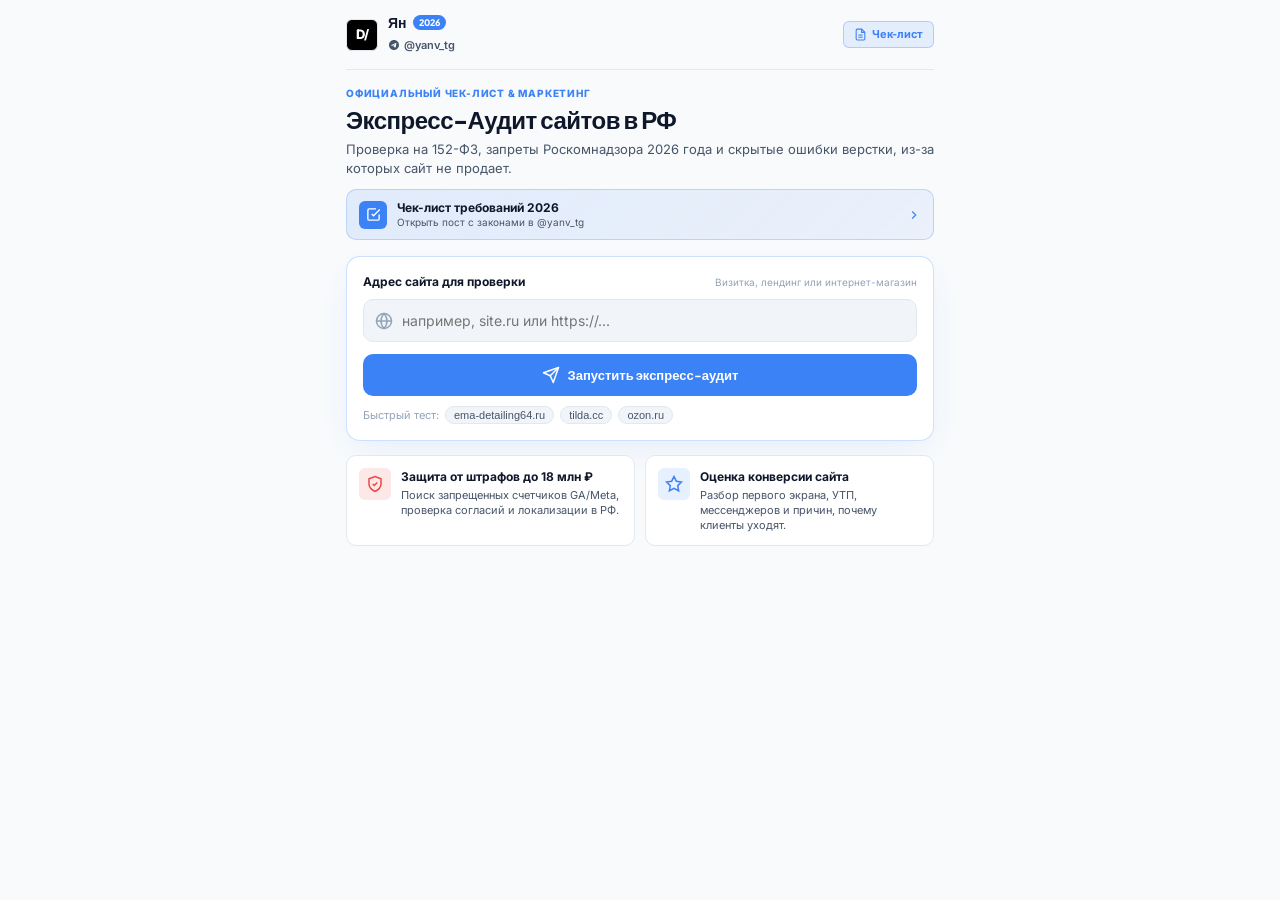
<file: frontend/index.html>
<!DOCTYPE html>
<html lang="ru">
<head>
  <meta charset="UTF-8" />
  <meta name="viewport" content="width=device-width, initial-scale=1.0, maximum-scale=1.0, user-scalable=no" />
  <title>Экспресс-Аудит сайтов 2026 | @yanv_tg</title>
  <!-- Telegram WebApp SDK -->
  <script src="https://telegram.org/js/telegram-web-app.js"></script>
  <!-- Plus Jakarta Sans & Inter fonts -->
  <link rel="preconnect" href="https://fonts.googleapis.com">
  <link rel="preconnect" href="https://fonts.gstatic.com" crossorigin>
  <link href="https://fonts.googleapis.com/css2?family=Inter:wght@400;500;600;700&family=Plus+Jakarta+Sans:wght@600;700;800&display=swap" rel="stylesheet">
  <link rel="stylesheet" href="style.css" />
</head>
<body>
  <div id="app" class="app-container">
    <!-- Top Navigation Bar (Single clean navigation) -->
    <header class="top-nav">
      <div class="nav-left">
        <button id="btn-back-home" class="btn-back" style="display: none;" title="Назад на главную">
          <svg width="18" height="18" viewBox="0 0 24 24" fill="none" stroke="currentColor" stroke-width="2" stroke-linecap="round" stroke-linejoin="round"><path d="m15 18-6-6 6-6"/></svg>
          <span>Назад</span>
        </button>
        <div class="brand-group" id="header-brand">
          <div class="brand-badge">D/</div>
          <div class="brand-meta">
            <div class="brand-name">
              <span>Ян</span>
              <span class="pill-year">2026</span>
            </div>
            <a href="https://t.me/yanv_tg" target="_blank" class="brand-link">
              <svg width="12" height="12" viewBox="0 0 24 24" fill="currentColor"><path d="M12 2C6.48 2 2 6.48 2 12s4.48 10 10 10 10-4.48 10-10S17.52 2 12 2zm4.64 6.8c-.15 1.58-.8 5.42-1.13 7.19-.14.75-.42 1-.68 1.03-.58.05-1.02-.38-1.58-.75-.88-.58-1.38-.94-2.23-1.5-.99-.65-.35-1.01.22-1.59.15-.15 2.71-2.48 2.76-2.69a.2.2 0 00-.05-.18c-.06-.05-.14-.03-.21-.02-.09.02-1.49.95-4.22 2.79-.4.27-.76.41-1.08.4-.36-.01-1.04-.2-1.55-.37-.63-.2-1.12-.31-1.08-.66.02-.18.27-.36.74-.55 2.92-1.27 4.86-2.11 5.83-2.51 2.78-1.16 3.35-1.36 3.73-1.36.08 0 .27.02.39.12.1.08.13.19.14.27-.01.06.01.24 0 .38z"/></svg>
              <span>@yanv_tg</span>
            </a>
          </div>
        </div>
      </div>
      <div class="nav-right">
        <a href="https://t.me/yanv_tg/154" target="_blank" class="nav-checklist-link" title="Открыть чек-лист в Telegram">
          <svg width="13" height="13" viewBox="0 0 24 24" fill="none" stroke="currentColor" stroke-width="2"><path d="M14 2H6a2 2 0 0 0-2 2v16a2 2 0 0 0 2 2h12a2 2 0 0 0 2-2V8z"/><polyline points="14 2 14 8 20 8"/><line x1="16" y1="13" x2="8" y2="13"/><line x1="16" y1="17" x2="8" y2="17"/></svg>
          <span>Чек-лист</span>
        </a>
      </div>
    </header>

    <!-- Main Content Area -->
    <main class="main-content">
      <!-- 1. Input View -->
      <section id="input-card" class="view-panel">
        <div class="hero-intro">
          <div class="sub-kicker">ОФИЦИАЛЬНЫЙ ЧЕК-ЛИСТ & МАРКЕТИНГ</div>
          <h1 class="hero-title">Экспресс-Аудит сайтов в РФ</h1>
          <p class="hero-subtitle">
            Проверка на 152-ФЗ, запреты Роскомнадзора 2026 года и скрытые ошибки верстки, из-за которых сайт не продает.
          </p>

          <a href="https://t.me/yanv_tg/154" target="_blank" class="checklist-hero-banner" title="Смотреть чек-лист в Telegram">
            <div class="cl-badge-icon">
              <svg width="15" height="15" viewBox="0 0 24 24" fill="none" stroke="currentColor" stroke-width="2.2"><path d="M9 11l3 3L22 4"/><path d="M21 12v7a2 2 0 0 1-2 2H5a2 2 0 0 1-2-2V5a2 2 0 0 1 2-2h11"/></svg>
            </div>
            <div class="cl-badge-text">
              <span class="cl-badge-headline">Чек-лист требований 2026</span>
              <span class="cl-badge-sub">Открыть пост с законами в @yanv_tg</span>
            </div>
            <svg class="cl-badge-arrow" width="14" height="14" viewBox="0 0 24 24" fill="none" stroke="currentColor" stroke-width="2"><path d="m9 18 6-6-6-6"/></svg>
          </a>
        </div>

        <div class="card search-card">
          <div class="search-header-row">
            <label for="site-url" class="field-label">Адрес сайта для проверки</label>
            <span class="field-hint">Визитка, лендинг или интернет-магазин</span>
          </div>
          <div class="input-field">
            <svg class="field-icon" width="18" height="18" viewBox="0 0 24 24" fill="none" stroke="currentColor" stroke-width="2" stroke-linecap="round" stroke-linejoin="round"><circle cx="12" cy="12" r="10"/><path d="M12 2a14.5 14.5 0 0 0 0 20 14.5 14.5 0 0 0 0-20"/><path d="M2 12h20"/></svg>
            <input type="text" id="site-url" placeholder="например, site.ru или https://..." autocomplete="off" />
            <button id="btn-clear" class="btn-icon-clear" style="display: none;" title="Очистить">
              <svg width="14" height="14" viewBox="0 0 24 24" fill="none" stroke="currentColor" stroke-width="2" stroke-linecap="round" stroke-linejoin="round"><path d="M18 6 6 18"/><path d="m6 6 12 12"/></svg>
            </button>
          </div>

          <button id="btn-submit" class="btn btn-primary">
            <svg width="18" height="18" viewBox="0 0 24 24" fill="none" stroke="currentColor" stroke-width="2" stroke-linecap="round" stroke-linejoin="round"><path d="m22 2-7 20-4-9-9-4Z"/><path d="M22 2 11 13"/></svg>
            <span>Запустить экспресс-аудит</span>
          </button>

          <div class="quick-row">
            <span class="quick-label">Быстрый тест:</span>
            <button class="quick-chip" data-url="ema-detailing64.ru">ema-detailing64.ru</button>
            <button class="quick-chip" data-url="tilda.cc">tilda.cc</button>
            <button class="quick-chip" data-url="ozon.ru">ozon.ru</button>
          </div>
        </div>

        <!-- Trust Highlights -->
        <div class="features-grid">
          <div class="feature-item">
            <div class="feat-icon feat-red">
              <svg width="18" height="18" viewBox="0 0 24 24" fill="none" stroke="currentColor" stroke-width="2"><path d="M12 22s8-4 8-10V5l-8-3-8 3v7c0 6 8 10 8 10"/><path d="m9 12 2 2 4-4"/></svg>
            </div>
            <div>
              <div class="feat-title">Защита от штрафов до 18 млн ₽</div>
              <div class="feat-desc">Поиск запрещенных счетчиков GA/Meta, проверка согласий и локализации в РФ.</div>
            </div>
          </div>
          <div class="feature-item">
            <div class="feat-icon feat-blue">
              <svg width="18" height="18" viewBox="0 0 24 24" fill="none" stroke="currentColor" stroke-width="2"><polygon points="12 2 15.09 8.26 22 9.27 17 14.14 18.18 21.02 12 17.77 5.82 21.02 7 14.14 2 9.27 8.91 8.26 12 2"/></svg>
            </div>
            <div>
              <div class="feat-title">Оценка конверсии сайта</div>
              <div class="feat-desc">Разбор первого экрана, УТП, мессенджеров и причин, почему клиенты уходят.</div>
            </div>
          </div>
        </div>
      </section>

      <!-- 2. Loading Scanner -->
      <section id="loading-card" class="card loading-card" style="display: none;">
        <div class="scanner-anim">
          <div class="pulse-ring"></div>
          <div class="scanner-core">
            <svg width="22" height="22" viewBox="0 0 24 24" fill="none" stroke="currentColor" stroke-width="2"><circle cx="12" cy="12" r="10"/><path d="M12 2a14.5 14.5 0 0 0 0 20 14.5 14.5 0 0 0 0-20"/><path d="M2 12h20"/></svg>
          </div>
        </div>
        <h3 class="loading-title">Идет глубокое сканирование</h3>
        <p id="loading-domain" class="loading-domain"></p>
        <div class="step-progress">
          <div id="step-1" class="step-line active"><span>1</span> Сервер, протокол HTTPS и геолокация хостинга</div>
          <div id="step-2" class="step-line"><span>2</span> Проверка веб-форм, согласий и 152-ФЗ</div>
          <div id="step-3" class="step-line"><span>3</span> Поиск запрещенных счетчиков Google Analytics и Meta</div>
          <div id="step-4" class="step-line"><span>4</span> Стандарты 2026: русификация и ГОСТ доступности</div>
          <div id="step-5" class="step-line"><span>5</span> Оффер первого экрана, мессенджеры и конверсия</div>
        </div>
      </section>

      <!-- 3. Error Card -->
      <section id="error-card" class="card error-card" style="display: none;">
        <div class="err-icon">
          <svg width="24" height="24" viewBox="0 0 24 24" fill="none" stroke="currentColor" stroke-width="2"><circle cx="12" cy="12" r="10"/><line x1="12" y1="8" x2="12" y2="12"/><line x1="12" y1="16" x2="12.01" y2="16"/></svg>
        </div>
        <h3 class="error-title">Не удалось выполнить проверку</h3>
        <p id="error-message" class="error-message"></p>
        <button id="btn-retry" class="btn btn-secondary">Попробовать снова</button>
      </section>

      <!-- 4. Results View -->
      <section id="results-view" style="display: none;">
        <!-- Centered Minimal Hero Row: Domain & Download PDF -->
        <div class="results-top-minimal">
          <a id="res-domain-link" href="#" target="_blank" class="res-domain-minimal" title="Открыть сайт в новой вкладке">
            <svg class="domain-globe-icon" width="18" height="18" viewBox="0 0 24 24" fill="none" stroke="currentColor" stroke-width="2"><circle cx="12" cy="12" r="10"/><path d="M12 2a14.5 14.5 0 0 0 0 20 14.5 14.5 0 0 0 0-20"/><path d="M2 12h20"/></svg>
            <span id="res-domain">site.ru</span>
            <svg class="domain-ext-icon" width="13" height="13" viewBox="0 0 24 24" fill="none" stroke="currentColor" stroke-width="2"><path d="M18 13v6a2 2 0 0 1-2 2H5a2 2 0 0 1-2-2V8a2 2 0 0 1 2-2h6"/><polyline points="15 3 21 3 21 9"/><line x1="10" y1="14" x2="21" y2="3"/></svg>
          </a>
          <button id="btn-download-pdf" class="btn-pdf-minimal" title="Скачать подробный отчет в формате PDF">
            <svg width="15" height="15" viewBox="0 0 24 24" fill="none" stroke="currentColor" stroke-width="2"><path d="M21 15v4a2 2 0 0 1-2 2H5a2 2 0 0 1-2-2v-4"/><polyline points="7 10 12 15 17 10"/><line x1="12" y1="15" x2="12" y2="3"/></svg>
            <span>Скачать официальный PDF-отчет</span>
          </button>
        </div>

        <!-- Executive Summary (Короткий и четкий обзор) -->
        <div class="card executive-summary-card">
          <div class="exec-head-block">
            <div class="exec-status-row">
              <span id="exec-badge" class="verdict-pill">Внимание</span>
              <span id="exec-cms-chip" class="meta-pill">Сайт / HTML</span>
              <span id="exec-site-type" class="meta-pill">Сайт услуг / Визитка</span>
              <span id="exec-ssl-chip" class="meta-pill meta-ssl">HTTPS</span>
            </div>
            <h3 id="exec-title" class="exec-headline">Главный вердикт сайта</h3>
          </div>

          <!-- Key Takeaways -->
          <div id="exec-takeaways" class="takeaways-box">
            <!-- Dynamic bullets -->
          </div>

          <!-- 3 Quick Metric Cards (Zero overflow) -->
          <div class="snapshot-grid">
            <div class="snap-card">
              <div class="snap-kicker">Готовность 2026</div>
              <div class="snap-digit" id="snap-legal">24 / 27</div>
            </div>
            <div class="snap-card">
              <div class="snap-kicker">Штраф за формы</div>
              <div class="snap-digit" id="snap-fine-form">0 ₽</div>
            </div>
            <div class="snap-card">
              <div class="snap-kicker">Сервер хостинга</div>
              <div class="snap-digit" id="snap-hosting">РФ</div>
            </div>
          </div>

          <button id="btn-scroll-details" class="btn-expand-details">
            <span>Смотреть подробный разбор нарушений</span>
            <svg width="14" height="14" viewBox="0 0 24 24" fill="none" stroke="currentColor" stroke-width="2"><path d="m6 9 6 6 6-6"/></svg>
          </button>
        </div>

        <!-- In-Depth Section (Details & Breakdown) -->
        <div id="deep-dive-section" class="details-section">
          <div class="tabs-nav">
            <button class="tab-btn active" data-tab="tab-legal">
              <svg width="16" height="16" viewBox="0 0 24 24" fill="none" stroke="currentColor" stroke-width="2"><path d="M12 22s8-4 8-10V5l-8-3-8 3v7c0 6 8 10 8 10"/></svg>
              <span>Юридический аудит (27)</span>
            </button>
            <button class="tab-btn" data-tab="tab-marketing">
              <svg width="16" height="16" viewBox="0 0 24 24" fill="none" stroke="currentColor" stroke-width="2"><polygon points="12 2 15.09 8.26 22 9.27 17 14.14 18.18 21.02 12 17.77 5.82 21.02 7 14.14 2 9.27 8.91 8.26 12 2"/></svg>
              <span>Продажи (<span id="res-marketing-score">0</span>/100)</span>
            </button>
          </div>

          <!-- Tab 1: Legal Audit Details -->
          <div id="tab-legal" class="tab-content active">
            <div class="filter-bar">
              <button class="filter-pill active" data-filter="all">Все (27)</button>
              <button class="filter-pill pill-fail" data-filter="failed">Нарушения (<span id="count-failed">0</span>)</button>
              <button class="filter-pill pill-warn" data-filter="warning">Внимание (<span id="count-warning">0</span>)</button>
              <button class="filter-pill pill-pass" data-filter="passed">В норме (<span id="count-passed">0</span>)</button>
            </div>

            <div id="legal-blocks-container" class="blocks-container">
              <!-- Dynamically populated -->
            </div>
          </div>

          <!-- Tab 2: Marketing Audit Details -->
          <div id="tab-marketing" class="tab-content">
            <div class="card marketing-card">
              <div class="marketing-intro">
                <h3>Маркетинг и конверсия: почему сайт теряет клиентов</h3>
                <p>Разбор первого экрана, структуры УТП, мессенджеров и отображения ссылки в Telegram.</p>
              </div>
              <div id="marketing-items-container" class="marketing-list">
                <!-- Dynamically populated -->
              </div>
            </div>
          </div>
        </div>

        <!-- Copy Summary Action -->
        <div class="util-row">
          <button id="btn-copy-summary" class="btn btn-secondary">
            <svg width="16" height="16" viewBox="0 0 24 24" fill="none" stroke="currentColor" stroke-width="2"><rect width="14" height="14" x="8" y="8" rx="2" ry="2"/><path d="M4 16c-1.1 0-2-.9-2-2V4c0-1.1.9-2 2-2h10c1.1 0 2 .9 2 2"/></svg>
            <span>Скопировать текстовую выжимку</span>
          </button>
        </div>

        <!-- Author Lead Magnet Card -->
        <div class="card author-card">
          <div class="author-badge">АУДИТ ПОД КЛЮЧ</div>
          <h3 class="author-title">Нужен аудит сайта под ключ?</h3>
          <p class="author-desc">
            Проверим ваш сайт на скрытые зарубежные счетчики, соответствие формам сбора данных и требованиям реестра Роскомнадзора. Устраним уязвимости до официальной проверки.
          </p>
          <div class="author-actions">
            <a href="https://t.me/yanv_tg" target="_blank" class="btn btn-tg-channel">
              <svg width="16" height="16" viewBox="0 0 24 24" fill="currentColor"><path d="M12 2C6.48 2 2 6.48 2 12s4.48 10 10 10 10-4.48 10-10S17.52 2 12 2zm4.64 6.8c-.15 1.58-.8 5.42-1.13 7.19-.14.75-.42 1-.68 1.03-.58.05-1.02-.38-1.58-.75-.88-.58-1.38-.94-2.23-1.5-.99-.65-.35-1.01.22-1.59.15-.15 2.71-2.48 2.76-2.69a.2.2 0 00-.05-.18c-.06-.05-.14-.03-.21-.02-.09.02-1.49.95-4.22 2.79-.4.27-.76.41-1.08.4-.36-.01-1.04-.2-1.55-.37-.63-.2-1.12-.31-1.08-.66.02-.18.27-.36.74-.55 2.92-1.27 4.86-2.11 5.83-2.51 2.78-1.16 3.35-1.36 3.73-1.36.08 0 .27.02.39.12.1.08.13.19.14.27-.01.06.01.24 0 .38z"/></svg>
              <span>Подписаться на канал @yanv_tg</span>
            </a>
            <a href="https://t.me/yanvtg" target="_blank" class="btn btn-tg-contact">
              <svg width="16" height="16" viewBox="0 0 24 24" fill="none" stroke="currentColor" stroke-width="2"><path d="m3 21 1.9-5.7a8.5 8.5 0 1 1 3.8 3.8z"/></svg>
              <span>Связаться с автором: @yanvtg</span>
            </a>
          </div>
        </div>
      </section>
    </main>

    <!-- 5. Mandatory Subscription Gate Modal -->
    <div id="sub-modal" class="modal-backdrop" style="display: none;">
      <div class="modal-card">
        <div class="modal-badge-icon">
          <svg width="32" height="32" viewBox="0 0 24 24" fill="currentColor"><path d="M12 2C6.48 2 2 6.48 2 12s4.48 10 10 10 10-4.48 10-10S17.52 2 12 2zm4.64 6.8c-.15 1.58-.8 5.42-1.13 7.19-.14.75-.42 1-.68 1.03-.58.05-1.02-.38-1.58-.75-.88-.58-1.38-.94-2.23-1.5-.99-.65-.35-1.01.22-1.59.15-.15 2.71-2.48 2.76-2.69a.2.2 0 00-.05-.18c-.06-.05-.14-.03-.21-.02-.09.02-1.49.95-4.22 2.79-.4.27-.76.41-1.08.4-.36-.01-1.04-.2-1.55-.37-.63-.2-1.12-.31-1.08-.66.02-.18.27-.36.74-.55 2.92-1.27 4.86-2.11 5.83-2.51 2.78-1.16 3.35-1.36 3.73-1.36.08 0 .27.02.39.12.1.08.13.19.14.27-.01.06.01.24 0 .38z"/></svg>
        </div>
        <h3 class="modal-title">Подпишитесь на канал для аудита</h3>
        <p class="modal-desc">
          Сервис экспресс-аудита предоставляется бесплатно подписчикам Telegram-канала <b>@yanv_tg</b> о веб-дизайне, Tilda и защите сайтов.
        <div id="modal-sub-status" class="modal-sub-status" style="display: none;"></div>

        <div class="modal-actions">
          <a href="https://t.me/yanv_tg" target="_blank" class="btn btn-primary btn-modal-join" id="btn-modal-channel">
            <svg width="18" height="18" viewBox="0 0 24 24" fill="currentColor"><path d="M12 2C6.48 2 2 6.48 2 12s4.48 10 10 10 10-4.48 10-10S17.52 2 12 2zm4.64 6.8c-.15 1.58-.8 5.42-1.13 7.19-.14.75-.42 1-.68 1.03-.58.05-1.02-.38-1.58-.75-.88-.58-1.38-.94-2.23-1.5-.99-.65-.35-1.01.22-1.59.15-.15 2.71-2.48 2.76-2.69a.2.2 0 00-.05-.18c-.06-.05-.14-.03-.21-.02-.09.02-1.49.95-4.22 2.79-.4.27-.76.41-1.08.4-.36-.01-1.04-.2-1.55-.37-.63-.2-1.12-.31-1.08-.66.02-.18.27-.36.74-.55 2.92-1.27 4.86-2.11 5.83-2.51 2.78-1.16 3.35-1.36 3.73-1.36.08 0 .27.02.39.12.1.08.13.19.14.27-.01.06.01.24 0 .38z"/></svg>
            <span>1. Подписаться на @yanv_tg</span>
          </a>
          <button class="btn btn-secondary btn-modal-verify" id="btn-modal-verify">
            <svg width="18" height="18" viewBox="0 0 24 24" fill="none" stroke="currentColor" stroke-width="2"><polyline points="20 6 9 17 4 12"/></svg>
            <span id="btn-verify-text">2. Я подписался, проверить</span>
          </button>
        </div>
      </div>
    </div>

    <!-- Toast Notification -->
    <div id="toast" class="toast">Отчет скопирован в буфер!</div>
  </div>

  <script src="app.js"></script>
</body>
</html>
</file>
<file: frontend/style.css>
/* =========================================================
   Executive Tech-Luxury Theme (Plus Jakarta Sans + Inter)
   ========================================================= */
:root {
  --font-heading: 'Plus Jakarta Sans', -apple-system, sans-serif;
  --font-body: 'Inter', -apple-system, BlinkMacSystemFont, 'Segoe UI', Roboto, sans-serif;

  --bg-main: #090d16;
  --card-bg: #111827;
  --card-subtle: #172033;
  --card-hover: #1e293b;
  --border-subtle: rgba(255, 255, 255, 0.08);
  --border-highlight: rgba(59, 130, 246, 0.35);

  --text-primary: #f8fafc;
  --text-secondary: #94a3b8;
  --text-muted: #64748b;

  --accent-blue: #3b82f6;
  --accent-blue-hover: #2563eb;
  --accent-green: #10b981;
  --accent-green-bg: rgba(16, 185, 129, 0.12);
  --accent-orange: #f59e0b;
  --accent-orange-bg: rgba(245, 158, 11, 0.12);
  --accent-red: #ef4444;
  --accent-red-bg: rgba(239, 68, 68, 0.12);

  --radius-xs: 6px;
  --radius-sm: 10px;
  --radius-md: 14px;
  --radius-lg: 20px;
}

@media (prefers-color-scheme: light) {
  :root {
    --bg-main: #f8fafc;
    --card-bg: #ffffff;
    --card-subtle: #f1f5f9;
    --card-hover: #e2e8f0;
    --border-subtle: #e2e8f0;
    --border-highlight: rgba(59, 130, 246, 0.4);
    --text-primary: #0f172a;
    --text-secondary: #475569;
    --text-muted: #94a3b8;
  }
}

* {
  box-sizing: border-box;
  margin: 0;
  padding: 0;
  -webkit-tap-highlight-color: transparent;
}

body {
  font-family: var(--font-body);
  background-color: var(--bg-main);
  color: var(--text-primary);
  line-height: 1.5;
  -webkit-font-smoothing: antialiased;
  min-height: 100vh;
  padding-bottom: 36px;
}

h1, h2, h3, .brand-name, .hero-title, .exec-headline, .btn {
  font-family: var(--font-heading);
}

.app-container {
  max-width: 620px;
  margin: 0 auto;
  padding: 12px 16px;
}

/* =========================================================
   Top Navigation
   ========================================================= */
.top-nav {
  display: flex;
  align-items: center;
  justify-content: space-between;
  padding-bottom: 12px;
  margin-bottom: 16px;
  border-bottom: 1px solid var(--border-subtle);
}

.nav-left {
  display: flex;
  align-items: center;
  gap: 12px;
}

.btn-back {
  display: inline-flex;
  align-items: center;
  gap: 6px;
  background: var(--card-subtle);
  border: 1px solid var(--border-subtle);
  color: var(--text-primary);
  padding: 6px 12px;
  border-radius: var(--radius-sm);
  font-size: 12px;
  font-weight: 700;
  cursor: pointer;
  transition: all 0.2s;
}

.btn-back:hover {
  background: var(--card-hover);
  border-color: var(--accent-blue);
}

.brand-group {
  display: flex;
  align-items: center;
  gap: 10px;
}

.brand-badge {
  width: 32px;
  height: 32px;
  background: #000000;
  border: 1px solid var(--border-subtle);
  color: #ffffff;
  font-weight: 800;
  font-size: 13px;
  border-radius: var(--radius-xs);
  display: flex;
  align-items: center;
  justify-content: center;
  letter-spacing: -0.5px;
}

.brand-name {
  display: flex;
  align-items: center;
  gap: 6px;
  font-size: 14px;
  font-weight: 800;
}

.pill-year {
  font-size: 9px;
  font-weight: 800;
  background: var(--accent-blue);
  color: #ffffff;
  padding: 1px 6px;
  border-radius: 999px;
}

.brand-link {
  display: inline-flex;
  align-items: center;
  gap: 4px;
  color: var(--text-secondary);
  font-size: 11px;
  text-decoration: none;
  font-weight: 600;
}

.brand-link:hover {
  color: var(--accent-blue);
}

.nav-checklist-link {
  display: inline-flex;
  align-items: center;
  gap: 5px;
  font-size: 11px;
  font-weight: 700;
  color: var(--accent-blue);
  background: rgba(59, 130, 246, 0.1);
  border: 1px solid rgba(59, 130, 246, 0.3);
  padding: 4px 10px;
  border-radius: var(--radius-xs);
  text-decoration: none;
  transition: all 0.2s;
}

.nav-checklist-link:hover {
  background: rgba(59, 130, 246, 0.2);
  border-color: var(--accent-blue);
  transform: translateY(-1px);
}

/* Checklist Hero Banner */
.checklist-hero-banner {
  display: flex;
  align-items: center;
  gap: 10px;
  background: linear-gradient(135deg, rgba(59, 130, 246, 0.12) 0%, rgba(37, 99, 235, 0.06) 100%);
  border: 1px solid rgba(59, 130, 246, 0.25);
  border-radius: var(--radius-sm);
  padding: 10px 12px;
  margin-top: 12px;
  text-decoration: none;
  transition: all 0.2s;
}

.checklist-hero-banner:hover {
  border-color: var(--accent-blue);
  background: linear-gradient(135deg, rgba(59, 130, 246, 0.18) 0%, rgba(37, 99, 235, 0.12) 100%);
  transform: translateY(-1px);
}

.cl-badge-icon {
  width: 28px;
  height: 28px;
  border-radius: var(--radius-xs);
  background: var(--accent-blue);
  color: #fff;
  display: flex;
  align-items: center;
  justify-content: center;
  flex-shrink: 0;
}

.cl-badge-text {
  flex: 1;
  min-width: 0;
}

.cl-badge-headline {
  display: block;
  font-size: 12px;
  font-weight: 700;
  color: var(--text-primary);
  line-height: 1.3;
}

.cl-badge-sub {
  display: block;
  font-size: 10px;
  color: var(--text-secondary);
  line-height: 1.3;
}

.cl-badge-arrow {
  color: var(--accent-blue);
  flex-shrink: 0;
}

/* =========================================================
   Hero Section
   ========================================================= */
.hero-intro {
  margin-bottom: 16px;
}

.sub-kicker {
  font-size: 10px;
  font-weight: 800;
  color: var(--accent-blue);
  letter-spacing: 0.8px;
  margin-bottom: 4px;
}

.hero-title {
  font-size: 24px;
  font-weight: 800;
  letter-spacing: -0.5px;
  margin-bottom: 6px;
  line-height: 1.2;
}

.hero-subtitle {
  font-size: 13px;
  color: var(--text-secondary);
  line-height: 1.45;
}

/* =========================================================
   Search Card & Inputs
   ========================================================= */
.card {
  background: var(--card-bg);
  border: 1px solid var(--border-subtle);
  border-radius: var(--radius-md);
  padding: 16px;
  margin-bottom: 14px;
}

.search-card {
  box-shadow: 0 12px 35px -10px rgba(59, 130, 246, 0.12);
  border-color: rgba(59, 130, 246, 0.25);
}

.search-header-row {
  display: flex;
  justify-content: space-between;
  align-items: center;
  margin-bottom: 8px;
}

.field-label {
  font-size: 12px;
  font-weight: 700;
  color: var(--text-primary);
}

.field-hint {
  font-size: 10px;
  color: var(--text-muted);
}

.input-field {
  position: relative;
  display: flex;
  align-items: center;
  margin-bottom: 12px;
}

.field-icon {
  position: absolute;
  left: 12px;
  color: var(--text-muted);
}

.input-field input {
  width: 100%;
  padding: 12px 36px 12px 38px;
  background: var(--card-subtle);
  border: 1px solid var(--border-subtle);
  border-radius: var(--radius-sm);
  color: var(--text-primary);
  font-size: 14px;
  font-family: inherit;
  outline: none;
  transition: all 0.2s;
}

.input-field input:focus {
  border-color: var(--accent-blue);
  background: var(--card-hover);
}

.btn-icon-clear {
  position: absolute;
  right: 12px;
  background: none;
  border: none;
  color: var(--text-muted);
  cursor: pointer;
  display: flex;
  align-items: center;
}

/* =========================================================
   Buttons
   ========================================================= */
.btn {
  display: inline-flex;
  align-items: center;
  justify-content: center;
  gap: 8px;
  width: 100%;
  padding: 12px 16px;
  font-size: 13px;
  font-weight: 700;
  border-radius: var(--radius-sm);
  border: none;
  cursor: pointer;
  transition: all 0.2s;
  text-decoration: none;
}

.btn:active {
  transform: scale(0.98);
}

.btn-primary {
  background: var(--accent-blue);
  color: #ffffff;
}

.btn-primary:hover {
  background: var(--accent-blue-hover);
}

.btn-secondary {
  background: var(--card-subtle);
  border: 1px solid var(--border-subtle);
  color: var(--text-primary);
}

.btn-secondary:hover {
  background: var(--card-hover);
}

.quick-row {
  display: flex;
  align-items: center;
  gap: 6px;
  margin-top: 10px;
  font-size: 11px;
  color: var(--text-muted);
  flex-wrap: wrap;
}

.quick-chip {
  background: var(--card-subtle);
  border: 1px solid var(--border-subtle);
  color: var(--text-secondary);
  padding: 2px 8px;
  border-radius: 999px;
  font-size: 11px;
  cursor: pointer;
  transition: all 0.2s;
}

.quick-chip:hover {
  color: var(--accent-blue);
  border-color: var(--accent-blue);
}

/* Features Grid */
.features-grid {
  display: grid;
  grid-template-columns: 1fr 1fr;
  gap: 10px;
  margin-top: 14px;
}

@media (max-width: 480px) {
  .features-grid {
    grid-template-columns: 1fr;
  }
}

.feature-item {
  display: flex;
  gap: 10px;
  background: var(--card-bg);
  border: 1px solid var(--border-subtle);
  border-radius: var(--radius-sm);
  padding: 12px;
}

.feat-icon {
  width: 32px;
  height: 32px;
  border-radius: var(--radius-xs);
  display: flex;
  align-items: center;
  justify-content: center;
  flex-shrink: 0;
}

.feat-red { background: var(--accent-red-bg); color: var(--accent-red); }
.feat-blue { background: rgba(59, 130, 246, 0.12); color: var(--accent-blue); }

.feat-title {
  font-size: 12px;
  font-weight: 700;
  margin-bottom: 2px;
}

.feat-desc {
  font-size: 11px;
  color: var(--text-secondary);
  line-height: 1.35;
}

/* =========================================================
   Loading State (Modern Scanner)
   ========================================================= */
.loading-card {
  text-align: center;
  padding: 32px 16px;
}

.scanner-anim {
  position: relative;
  width: 56px;
  height: 56px;
  margin: 0 auto 16px;
  display: flex;
  align-items: center;
  justify-content: center;
}

.pulse-ring {
  position: absolute;
  width: 100%;
  height: 100%;
  border-radius: 50%;
  border: 2px solid var(--accent-blue);
  animation: pulse 1.5s cubic-bezier(0.215, 0.61, 0.355, 1) infinite;
}

@keyframes pulse {
  0% { transform: scale(0.8); opacity: 0.8; }
  100% { transform: scale(1.6); opacity: 0; }
}

.scanner-core {
  width: 44px;
  height: 44px;
  background: var(--card-subtle);
  border-radius: 50%;
  display: flex;
  align-items: center;
  justify-content: center;
  color: var(--accent-blue);
}

.loading-title {
  font-size: 16px;
  font-weight: 700;
  margin-bottom: 4px;
}

.loading-domain {
  font-size: 12px;
  color: var(--accent-blue);
  margin-bottom: 20px;
}

.step-progress {
  max-width: 380px;
  margin: 0 auto;
  text-align: left;
  display: flex;
  flex-direction: column;
  gap: 8px;
}

.step-line {
  font-size: 12px;
  color: var(--text-muted);
  display: flex;
  align-items: center;
  gap: 8px;
  transition: all 0.3s;
}

.step-line span {
  width: 18px;
  height: 18px;
  border-radius: 50%;
  background: var(--card-subtle);
  display: flex;
  align-items: center;
  justify-content: center;
  font-size: 10px;
  font-weight: 700;
}

.step-line.active {
  color: var(--text-primary);
  font-weight: 600;
}

.step-line.active span {
  background: var(--accent-blue);
  color: #fff;
}

.step-line.done {
  color: var(--accent-green);
}

.step-line.done span {
  background: var(--accent-green);
  color: #fff;
}

/* =========================================================
   Results View Centered Minimal Hero
   ========================================================= */
.results-top-minimal {
  display: flex;
  flex-direction: column;
  align-items: center;
  justify-content: center;
  text-align: center;
  gap: 12px;
  margin-bottom: 16px;
  padding: 14px 16px;
  background: var(--card-subtle);
  border: 1px solid var(--border-subtle);
  border-radius: var(--radius-md);
  box-shadow: 0 4px 20px rgba(0, 0, 0, 0.2);
}

.res-domain-minimal {
  display: inline-flex;
  align-items: center;
  justify-content: center;
  gap: 8px;
  font-size: 19px;
  font-weight: 800;
  color: var(--text-primary);
  text-decoration: none;
  word-break: break-all;
  max-width: 100%;
  transition: color 0.2s;
}

.res-domain-minimal:hover {
  color: var(--accent-blue);
}

.domain-globe-icon {
  color: var(--accent-blue);
  flex-shrink: 0;
}

.domain-ext-icon {
  color: var(--text-muted);
  flex-shrink: 0;
  transition: transform 0.2s;
}

.res-domain-minimal:hover .domain-ext-icon {
  transform: translate(2px, -2px);
  color: var(--accent-blue);
}

.btn-pdf-minimal {
  display: inline-flex;
  align-items: center;
  justify-content: center;
  gap: 8px;
  background: linear-gradient(135deg, #ef4444 0%, #dc2626 100%);
  color: #ffffff;
  border: 1px solid rgba(255, 255, 255, 0.15);
  box-shadow: 0 4px 14px rgba(220, 38, 38, 0.3);
  padding: 10px 20px;
  border-radius: var(--radius-sm);
  font-size: 13px;
  font-weight: 700;
  cursor: pointer;
  transition: all 0.2s;
  white-space: nowrap;
}

.btn-pdf-minimal:hover {
  background: linear-gradient(135deg, #dc2626 0%, #b91c1c 100%);
  box-shadow: 0 6px 20px rgba(220, 38, 38, 0.4);
  transform: translateY(-1px);
}

.btn-pdf-minimal:active {
  transform: scale(0.98);
}

/* =========================================================
   Executive Summary Card (NO OVERFLOW)
   ========================================================= */
.executive-summary-card {
  background: linear-gradient(180deg, var(--card-bg) 0%, var(--card-subtle) 100%);
  border: 1px solid var(--border-subtle);
  overflow: hidden;
  max-width: 100%;
}

.exec-head-block {
  margin-bottom: 12px;
}

.exec-status-row {
  display: flex;
  align-items: center;
  gap: 8px;
  margin-bottom: 8px;
  flex-wrap: wrap;
  max-width: 100%;
}

.verdict-pill {
  font-size: 10px;
  font-weight: 800;
  padding: 3px 8px;
  border-radius: var(--radius-xs);
  text-transform: uppercase;
  letter-spacing: 0.5px;
  white-space: nowrap;
}

.verdict-pill.badge-critical { background: var(--accent-red-bg); color: var(--accent-red); border: 1px solid var(--accent-red); }
.verdict-pill.badge-high { background: var(--accent-orange-bg); color: var(--accent-orange); border: 1px solid var(--accent-orange); }
.verdict-pill.badge-safe { background: var(--accent-green-bg); color: var(--accent-green); border: 1px solid var(--accent-green); }

.meta-pill {
  font-size: 11px;
  font-weight: 600;
  color: var(--text-secondary);
  background: rgba(255, 255, 255, 0.05);
  border: 1px solid var(--border-subtle);
  padding: 2px 8px;
  border-radius: var(--radius-xs);
  word-break: break-word;
}

.meta-pill.meta-ssl {
  color: var(--accent-green);
  border-color: rgba(16, 185, 129, 0.3);
  background: var(--accent-green-bg);
}

.meta-pill.meta-no-ssl {
  color: var(--accent-red);
  border-color: rgba(239, 68, 68, 0.3);
  background: var(--accent-red-bg);
}

.exec-headline {
  font-size: 16px;
  font-weight: 800;
  line-height: 1.3;
}

/* Takeaways */
.takeaways-box {
  display: flex;
  flex-direction: column;
  gap: 6px;
  margin-bottom: 14px;
  background: rgba(0, 0, 0, 0.25);
  border-radius: var(--radius-sm);
  padding: 10px 12px;
}

.takeaway-item {
  display: flex;
  align-items: flex-start;
  gap: 8px;
  font-size: 12px;
  line-height: 1.4;
  word-break: break-word;
}

.takeaway-dot {
  width: 6px;
  height: 6px;
  border-radius: 50%;
  margin-top: 5px;
  flex-shrink: 0;
}

.takeaway-dot.pos { background: var(--accent-green); }
.takeaway-dot.neg { background: var(--accent-red); }

/* Snapshot Grid (No Overflow) */
.snapshot-grid {
  display: grid;
  grid-template-columns: 1fr 1fr 1fr;
  gap: 8px;
  margin-bottom: 12px;
}

.snap-card {
  background: var(--card-bg);
  border: 1px solid var(--border-subtle);
  border-radius: var(--radius-xs);
  padding: 8px;
  text-align: center;
  min-width: 0;
}

.snap-kicker {
  font-size: 9px;
  font-weight: 700;
  color: var(--text-muted);
  text-transform: uppercase;
  margin-bottom: 2px;
  white-space: nowrap;
  overflow: hidden;
  text-overflow: ellipsis;
}

.snap-digit {
  font-size: 12px;
  font-weight: 800;
  color: var(--text-primary);
  white-space: nowrap;
  overflow: hidden;
  text-overflow: ellipsis;
}

.btn-expand-details {
  display: flex;
  align-items: center;
  justify-content: center;
  gap: 4px;
  width: 100%;
  background: transparent;
  border: none;
  color: var(--accent-blue);
  font-size: 12px;
  font-weight: 700;
  cursor: pointer;
  padding-top: 4px;
}

.btn-expand-details:hover {
  text-decoration: underline;
}

/* =========================================================
   In-Depth Details & Checklist
   ========================================================= */
.tabs-nav {
  display: flex;
  gap: 6px;
  margin-bottom: 12px;
}

.tab-btn {
  flex: 1;
  display: inline-flex;
  align-items: center;
  justify-content: center;
  gap: 6px;
  padding: 10px 12px;
  font-size: 12px;
  font-weight: 700;
  border-radius: var(--radius-sm);
  background: var(--card-subtle);
  border: 1px solid var(--border-subtle);
  color: var(--text-secondary);
  cursor: pointer;
  transition: all 0.2s;
}

.tab-btn.active {
  background: var(--accent-blue);
  color: #ffffff;
  border-color: var(--accent-blue);
}

.tab-content { display: none; }
.tab-content.active { display: block; }

.filter-bar {
  display: flex;
  gap: 6px;
  margin-bottom: 12px;
  overflow-x: auto;
  padding-bottom: 2px;
}

.filter-pill {
  padding: 4px 10px;
  font-size: 11px;
  font-weight: 700;
  border-radius: 999px;
  background: var(--card-subtle);
  border: 1px solid var(--border-subtle);
  color: var(--text-secondary);
  cursor: pointer;
  white-space: nowrap;
}

.filter-pill.active {
  background: var(--card-hover);
  border-color: var(--text-primary);
  color: var(--text-primary);
}

.pill-fail { color: #fca5a5; }
.pill-warn { color: #fde047; }
.pill-pass { color: #86efac; }

/* Blocks */
.blocks-container {
  display: flex;
  flex-direction: column;
  gap: 12px;
}

.audit-block-card {
  background: var(--card-bg);
  border: 1px solid var(--border-subtle);
  border-radius: var(--radius-sm);
  overflow: hidden;
  box-shadow: 0 4px 16px rgba(0, 0, 0, 0.2);
}

.block-top {
  padding: 14px 16px;
  background: var(--card-subtle);
  border-bottom: 1px solid var(--border-subtle);
  display: flex;
  flex-direction: column;
  gap: 8px;
}

.block-title-row {
  width: 100%;
}

.block-title-text {
  font-size: 14px;
  font-weight: 700;
  color: var(--text-primary);
  line-height: 1.4;
  margin: 0;
  word-break: break-word;
}

.block-fine-row {
  display: flex;
  flex-wrap: wrap;
}

.block-fine-badge {
  display: inline-flex;
  align-items: center;
  gap: 6px;
  font-size: 11px;
  font-weight: 700;
  color: #f87171;
  background: rgba(239, 68, 68, 0.12);
  border: 1px solid rgba(239, 68, 68, 0.3);
  padding: 4px 10px;
  border-radius: var(--radius-xs);
  line-height: 1.35;
  word-break: break-word;
  max-width: 100%;
}

.block-items-stack {
  padding: 12px 14px;
  display: flex;
  flex-direction: column;
  gap: 12px;
}

/* Individual Check Item */
.check-item {
  background: var(--card-subtle);
  border: 1px solid var(--border-subtle);
  border-radius: var(--radius-xs);
  padding: 12px 14px;
  border-left-width: 3px;
  transition: all 0.2s;
}

.check-item.status-failed { border-left-color: var(--accent-red); }
.check-item.status-warning { border-left-color: var(--accent-orange); }
.check-item.status-passed { border-left-color: var(--accent-green); }

.item-top-row {
  display: flex;
  align-items: flex-start;
  gap: 8px;
  margin-bottom: 6px;
}

.status-icon-svg {
  width: 16px;
  height: 16px;
  flex-shrink: 0;
  margin-top: 2px;
}

.check-item.status-failed .status-icon-svg { color: var(--accent-red); }
.check-item.status-warning .status-icon-svg { color: var(--accent-orange); }
.check-item.status-passed .status-icon-svg { color: var(--accent-green); }

.item-title-text {
  font-size: 13px;
  font-weight: 700;
  color: var(--text-primary);
  line-height: 1.4;
  word-break: break-word;
}

.item-law-row {
  margin-bottom: 6px;
}

.item-law-ref {
  font-size: 10.5px;
  font-weight: 600;
  color: var(--text-muted);
  background: rgba(255, 255, 255, 0.04);
  border: 1px solid var(--border-subtle);
  padding: 2px 7px;
  border-radius: 4px;
  display: inline-block;
  line-height: 1.3;
}

.item-text-body {
  font-size: 12px;
  color: var(--text-secondary);
  line-height: 1.5;
  margin-bottom: 8px;
  word-break: break-word;
}

.item-fix-panel {
  background: rgba(59, 130, 246, 0.09);
  border: 1px solid rgba(59, 130, 246, 0.22);
  border-radius: 6px;
  padding: 8px 10px;
  font-size: 11.5px;
  color: #7dd3fc;
  line-height: 1.45;
  word-break: break-word;
}

.item-fix-panel strong {
  color: #38bdf8;
}

/* Marketing Tab */
.marketing-card { padding: 14px; }
.marketing-intro h3 { font-size: 14px; font-weight: 700; margin-bottom: 2px; }
.marketing-intro p { font-size: 11px; color: var(--text-secondary); margin-bottom: 12px; }
.marketing-list { display: flex; flex-direction: column; gap: 8px; }

.util-row { margin-top: 12px; margin-bottom: 16px; }

/* Author Card */
.author-card {
  background: linear-gradient(135deg, #111827 0%, #090d16 100%);
  border: 1px solid rgba(59, 130, 246, 0.35);
  text-align: center;
  padding: 20px 16px;
}

.author-badge {
  display: inline-block;
  font-size: 9px;
  font-weight: 800;
  color: var(--accent-blue);
  background: rgba(59, 130, 246, 0.1);
  padding: 3px 8px;
  border-radius: 999px;
  letter-spacing: 0.5px;
  margin-bottom: 8px;
}

.author-title { font-size: 15px; font-weight: 800; margin-bottom: 4px; }
.author-desc { font-size: 12px; color: var(--text-secondary); margin-bottom: 14px; line-height: 1.4; }
.author-actions { display: flex; flex-direction: column; gap: 8px; }

.btn-tg-channel { background: #2563eb; color: #ffffff; }
.btn-tg-channel:hover { background: #1d4ed8; }
.btn-tg-contact { background: var(--card-subtle); border: 1px solid var(--border-subtle); color: var(--text-primary); }
.btn-tg-contact:hover { background: var(--card-hover); }

/* =========================================================
   Subscription Gate Modal
   ========================================================= */
.modal-backdrop {
  position: fixed;
  top: 0;
  left: 0;
  right: 0;
  bottom: 0;
  background: rgba(0, 0, 0, 0.75);
  backdrop-filter: blur(8px);
  display: flex;
  align-items: center;
  justify-content: center;
  padding: 16px;
  z-index: 99999;
}

.modal-card {
  background: var(--card-bg);
  border: 1px solid rgba(59, 130, 246, 0.35);
  border-radius: var(--radius-md);
  padding: 24px 20px;
  max-width: 420px;
  width: 100%;
  text-align: center;
  box-shadow: 0 20px 40px rgba(0, 0, 0, 0.6);
  animation: modalPop 0.25s cubic-bezier(0.175, 0.885, 0.32, 1.275);
}

@keyframes modalPop {
  0% { transform: scale(0.9); opacity: 0; }
  100% { transform: scale(1); opacity: 1; }
}

.modal-badge-icon {
  width: 56px;
  height: 56px;
  background: rgba(59, 130, 246, 0.15);
  color: var(--accent-blue);
  border-radius: 50%;
  display: flex;
  align-items: center;
  justify-content: center;
  margin: 0 auto 14px;
}

.modal-title {
  font-size: 17px;
  font-weight: 800;
  margin-bottom: 8px;
}

.modal-desc {
  font-size: 12px;
  color: var(--text-secondary);
  line-height: 1.45;
  margin-bottom: 18px;
}

.modal-actions {
  display: flex;
  flex-direction: column;
  gap: 8px;
}

.modal-sub-status {
  padding: 10px 12px;
  border-radius: var(--radius-xs);
  font-size: 11.5px;
  line-height: 1.4;
  text-align: left;
  margin-bottom: 14px;
}

.modal-sub-status.status-err {
  background: rgba(239, 68, 68, 0.12);
  border: 1px solid rgba(239, 68, 68, 0.35);
  color: #fca5a5;
}

.modal-sub-status.status-warn {
  background: rgba(245, 158, 11, 0.12);
  border: 1px solid rgba(245, 158, 11, 0.35);
  color: #fcd34d;
}

.btn-modal-verify:disabled {
  opacity: 0.65;
  cursor: not-allowed;
}

.btn-modal-join {
  background: #2563eb;
  color: #fff;
}

/* Toast */
.toast {
  position: fixed;
  bottom: 24px;
  left: 50%;
  transform: translateX(-50%) translateY(100px);
  background: #10b981;
  color: #ffffff;
  padding: 10px 16px;
  border-radius: 999px;
  font-size: 12px;
  font-weight: 600;
  box-shadow: 0 4px 16px rgba(0, 0, 0, 0.4);
  transition: transform 0.3s cubic-bezier(0.175, 0.885, 0.32, 1.275);
  z-index: 999999;
}

.toast.show {
  transform: translateX(-50%) translateY(0);
}
</file>
